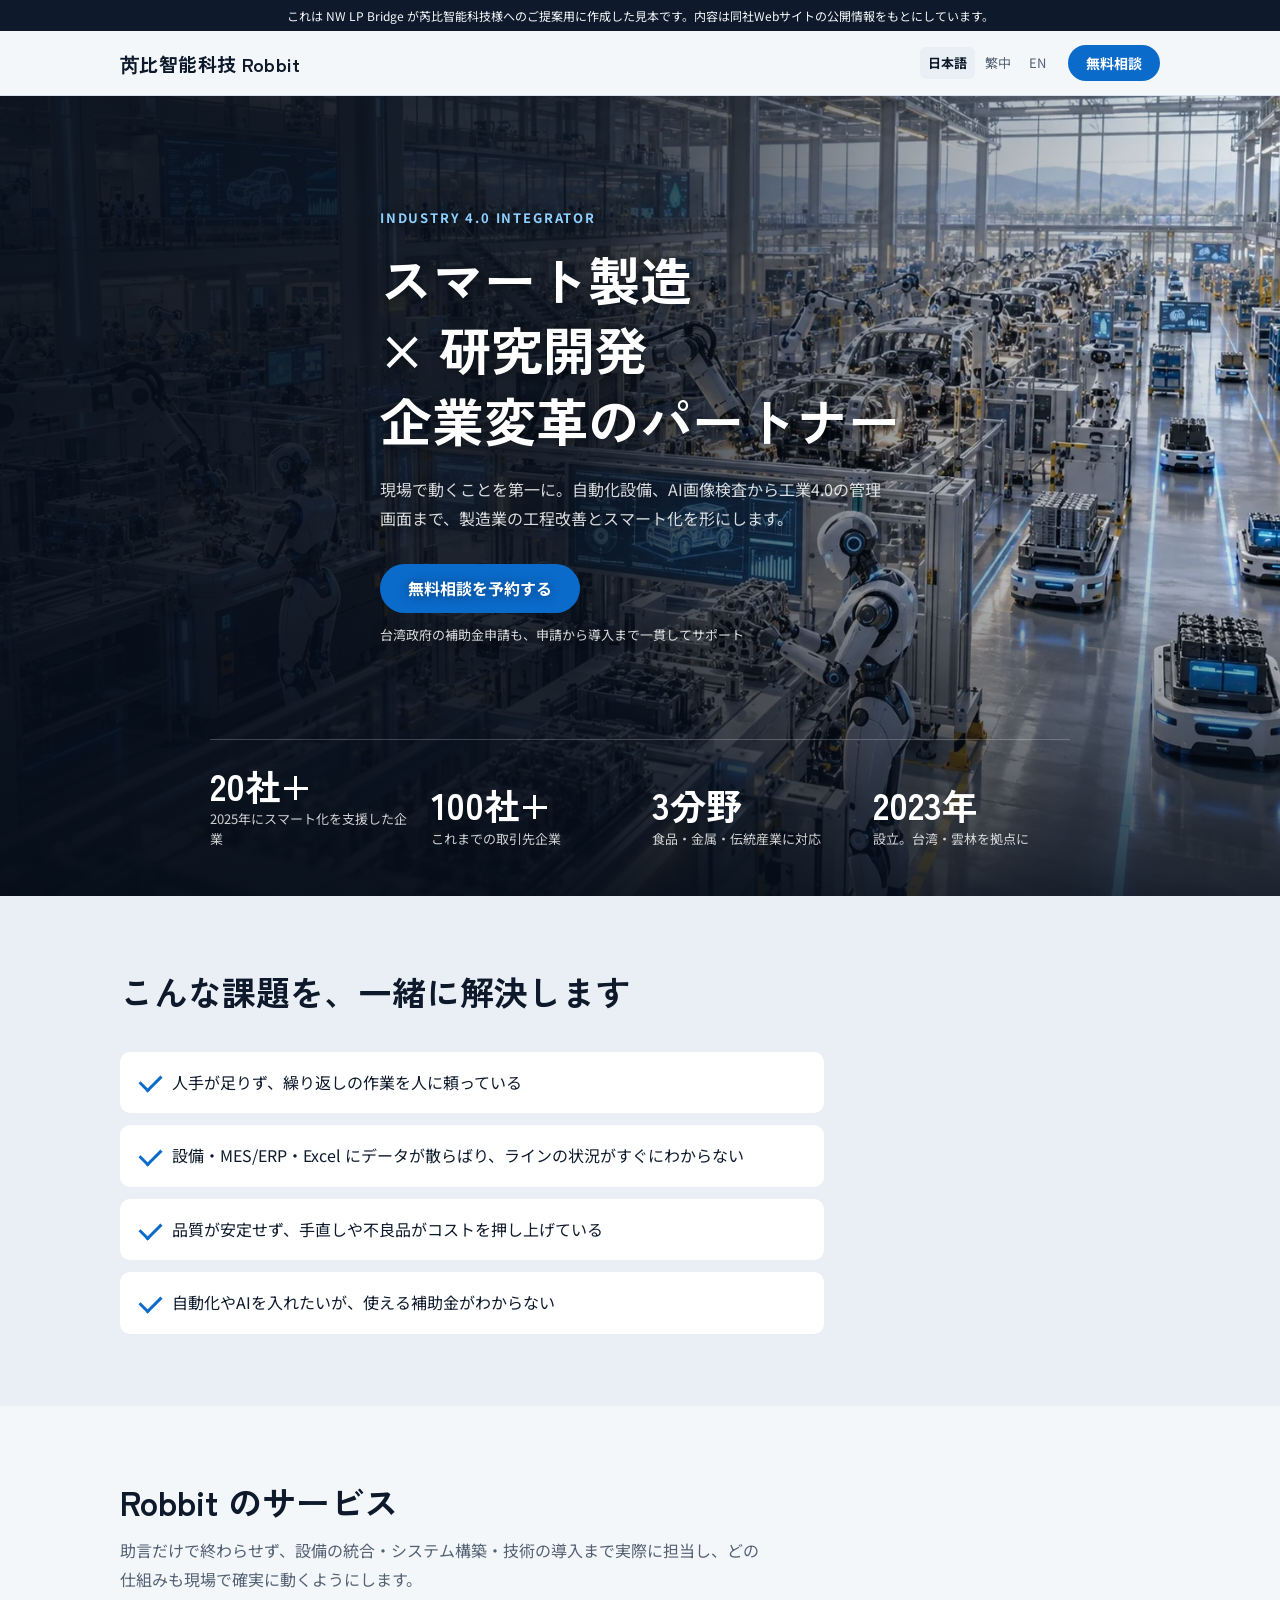
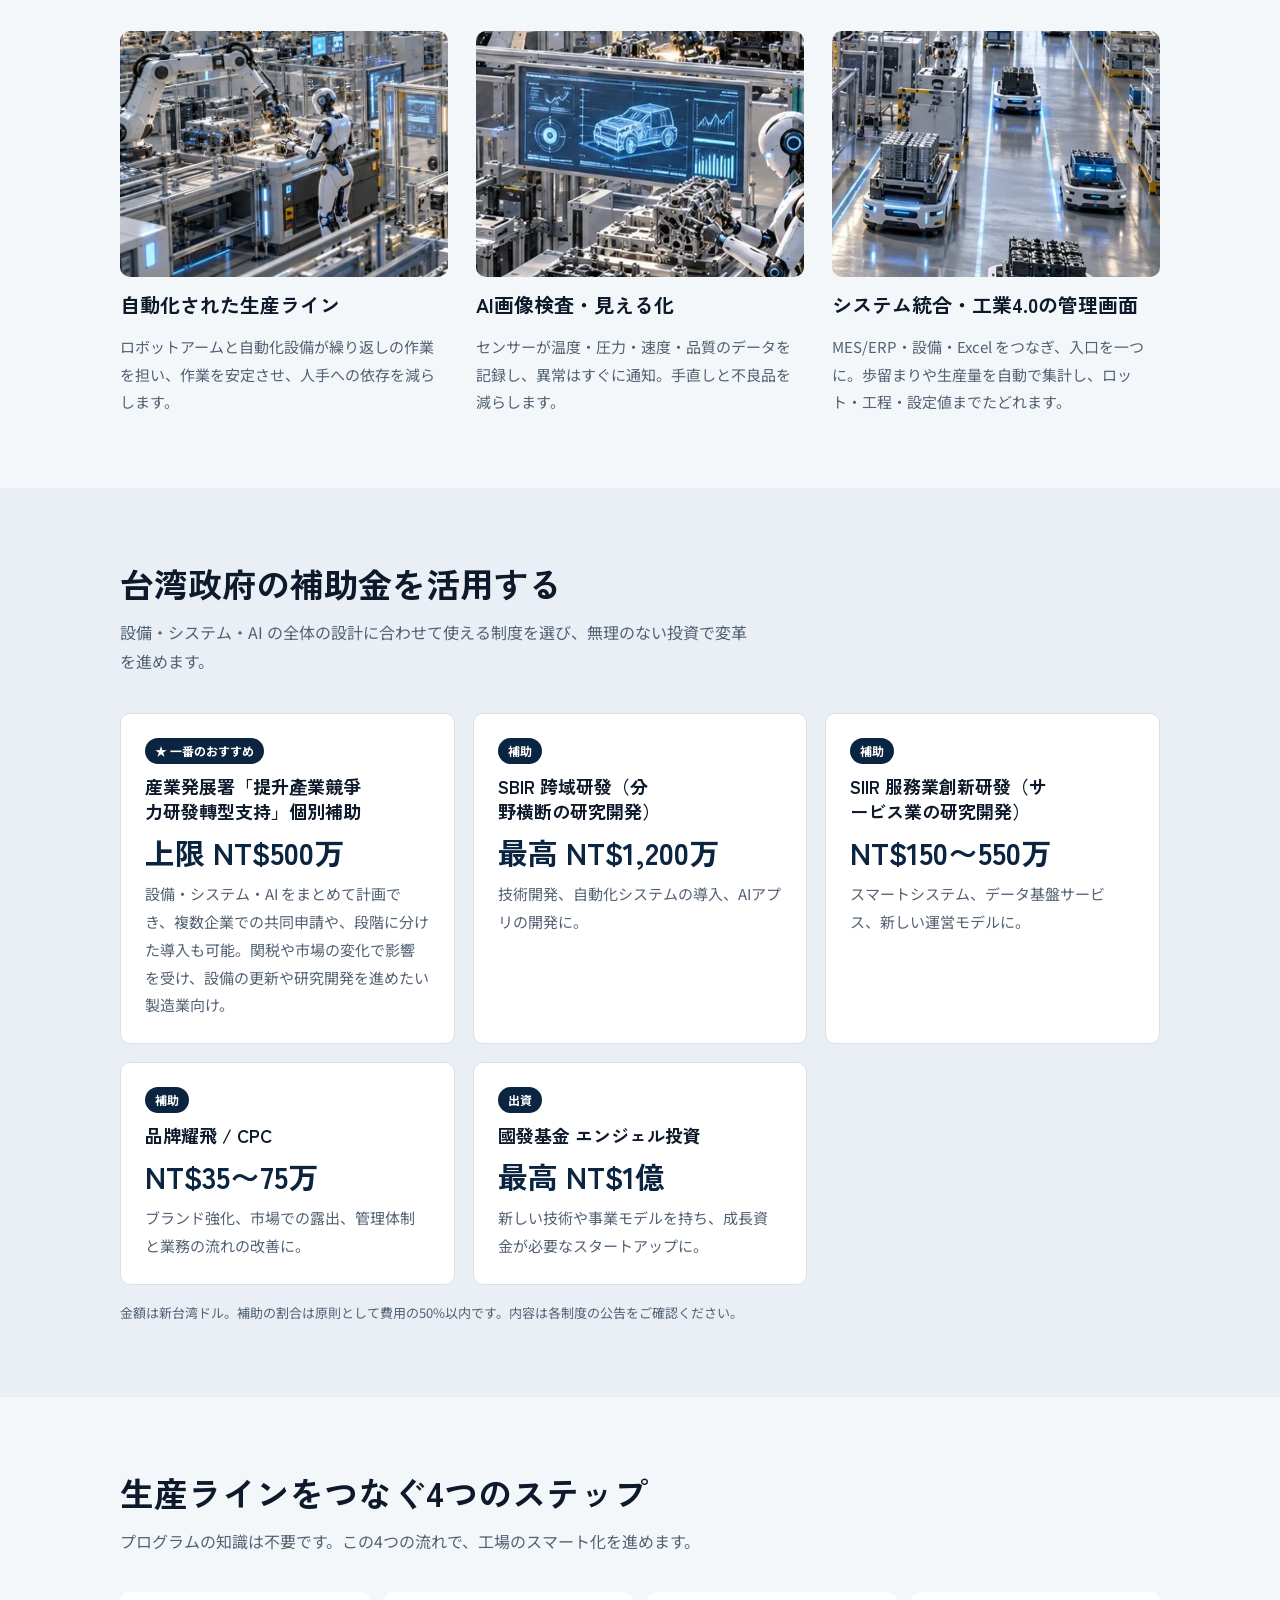
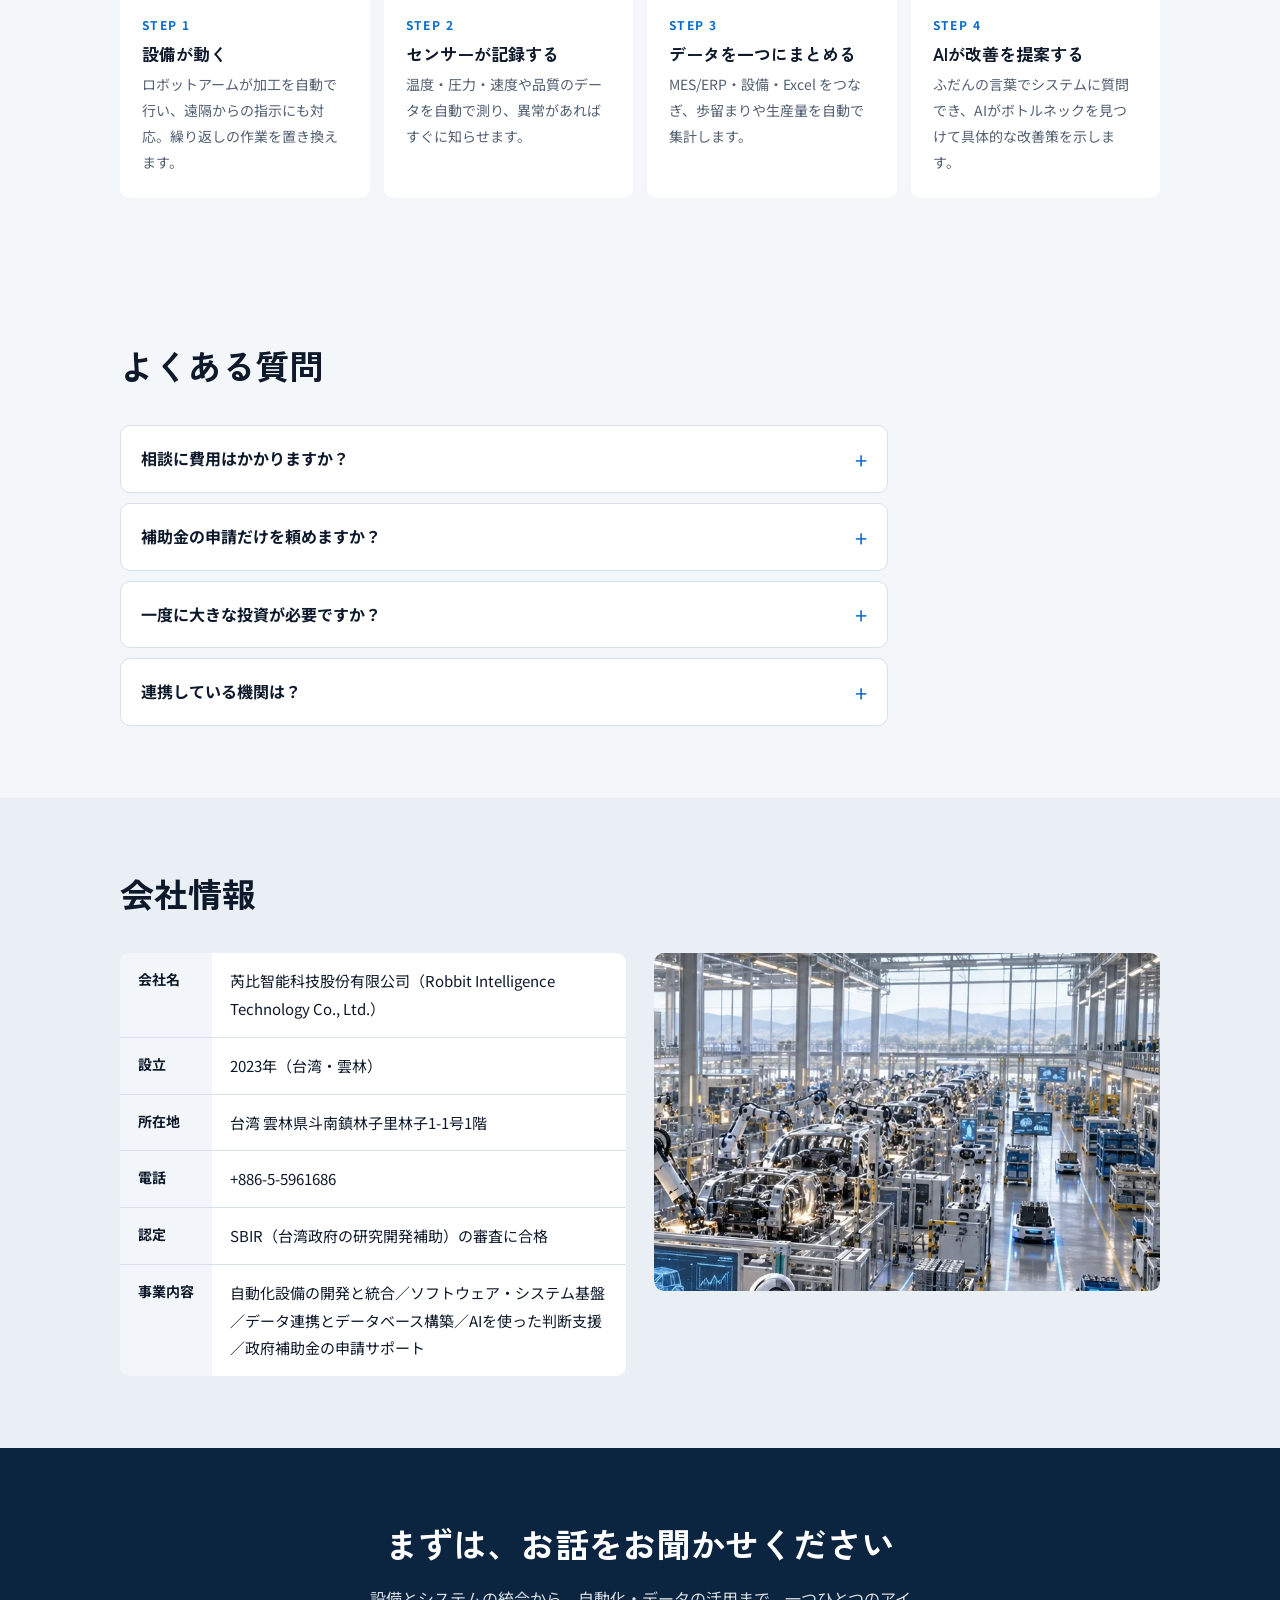
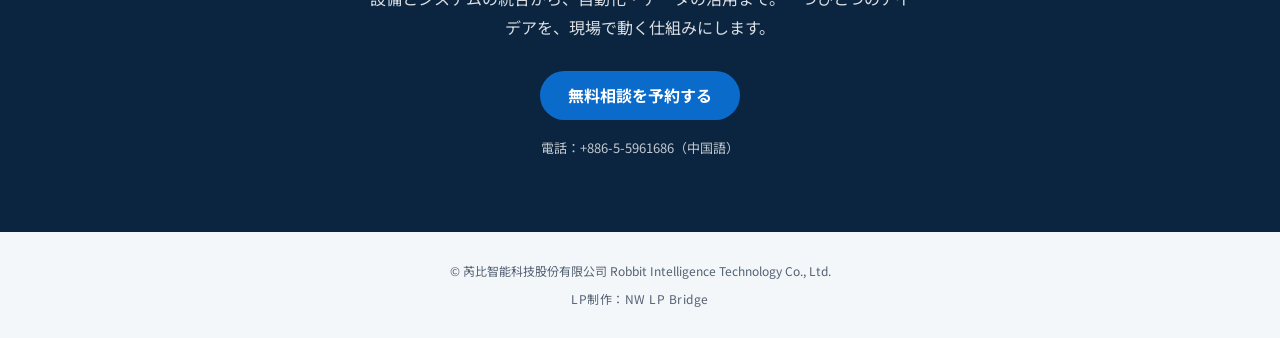
<file: index.html>
<!doctype html>
<html lang="ja">
<head>
<meta charset="utf-8">
<meta name="viewport" content="width=device-width,initial-scale=1,viewport-fit=cover">
<title>芮比智能科技（Robbit）｜スマート製造 × 研究開発 企業変革のパートナー</title>
<meta name="description" content="台湾・雲林の Robbit は、自動化設備・AI画像検査・データ統合で製造業の工程改善とスマート化を支援。台湾政府の補助金申請もサポートします。">
<meta property="og:title" content="芮比智能科技（Robbit）｜スマート製造 × 研究開発 企業変革のパートナー">
<meta property="og:description" content="台湾・雲林の Robbit は、自動化設備・AI画像検査・データ統合で製造業の工程改善とスマート化を支援。台湾政府の補助金申請もサポートします。">
<meta property="og:type" content="website">
<meta name="robots" content="noindex">
<link rel="preconnect" href="https://fonts.googleapis.com">
<link rel="preconnect" href="https://fonts.gstatic.com" crossorigin>
<link rel="stylesheet" href="https://fonts.googleapis.com/css2?family=Zen+Kaku+Gothic+New:wght@500;700&amp;family=Noto+Sans+JP:wght@400;700&amp;display=swap">
<link rel="stylesheet" href="style.css">
<style>
:root{
  --bg:#F4F7FA;--surface:#FFFFFF;--band:#E9EFF5;--text:#0E1A2B;--muted:#536173;
  --line:#D8E0E9;--brand:#0B2540;--brand-ink:#FFFFFF;--accent:#0B6BCB;
  --display:"Zen Kaku Gothic New","Hiragino Sans","Yu Gothic",system-ui,sans-serif;--body:"Noto Sans JP","Hiragino Sans","Yu Gothic",system-ui,sans-serif;
}
</style>
</head>
<body>
<div class="notice">これは NW LP Bridge が芮比智能科技様へのご提案用に作成した見本です。内容は同社Webサイトの公開情報をもとにしています。</div>
<header class="hd"><div class="wrap">
  <a class="logo" href="#top">芮比智能科技 Robbit</a>
  <div class="hd-r"><nav class="langs" aria-label="Language"><a href="index.html" data-lang="ja" hreflang="ja" lang="ja" aria-current="true">日本語</a><a href="zh-tw/index.html" data-lang="zh-tw" hreflang="zh-Hant-TW" lang="zh-Hant-TW">繁中</a><a href="en/index.html" data-lang="en" hreflang="en" lang="en">EN</a></nav>
  <a class="btn sm" href="#">無料相談</a></div>
</div></header>
<main id="top">
<section class="hero cover">
  <img class="pic" src="images/hero.webp" alt="スマート工場：ロボットアームとロボットが生産ラインで作業し、画面に生産データが表示されている" loading="eager" style="aspect-ratio:auto">
  <div class="wrap"><div class="hero-txt">
    <p class="eyebrow">INDUSTRY 4.0 INTEGRATOR</p>
    <h1>スマート製造<br>× 研究開発<br>企業変革のパートナー</h1>
    <p class="lead">現場で動くことを第一に。自動化設備、AI画像検査から工業4.0の管理画面まで、製造業の工程改善とスマート化を形にします。</p>
    <div class="act"><a class="btn" href="#">無料相談を予約する</a><p class="note">台湾政府の補助金申請も、申請から導入まで一貫してサポート</p></div>
  </div><dl class="stats"><div><dt>2025年にスマート化を支援した企業</dt><dd>20社+</dd></div><div><dt>これまでの取引先企業</dt><dd>100社+</dd></div><div><dt>食品・金属・伝統産業に対応</dt><dd>3分野</dd></div><div><dt>設立。台湾・雲林を拠点に</dt><dd>2023年</dd></div></dl></div>
</section>
<section class="sec band"><div class="wrap"><div class="sec-hd"><h2>こんな課題を、一緒に解決します</h2></div><ul class="checks"><li>人手が足りず、繰り返しの作業を人に頼っている</li><li>設備・MES/ERP・Excel にデータが散らばり、ラインの状況がすぐにわからない</li><li>品質が安定せず、手直しや不良品がコストを押し上げている</li><li>自動化やAIを入れたいが、使える補助金がわからない</li></ul></div></section>
<section class="sec"><div class="wrap"><div class="sec-hd"><h2>Robbit のサービス</h2><p>助言だけで終わらせず、設備の統合・システム構築・技術の導入まで実際に担当し、どの仕組みも現場で確実に動くようにします。</p></div><div class="feats"><div class="feat"><img class="pic" src="images/feature1.webp" alt="ロボットアームとロボットが生産ラインで部品を加工している" loading="lazy" style="aspect-ratio:4/3"><h3>自動化された生産ライン</h3><p>ロボットアームと自動化設備が繰り返しの作業を担い、作業を安定させ、人手への依存を減らします。</p></div><div class="feat"><img class="pic" src="images/feature2.webp" alt="ライン横の画面に製品の設計図とデータが表示されている" loading="lazy" style="aspect-ratio:4/3"><h3>AI画像検査・見える化</h3><p>センサーが温度・圧力・速度・品質のデータを記録し、異常はすぐに通知。手直しと不良品を減らします。</p></div><div class="feat"><img class="pic" src="images/feature3.webp" alt="自動搬送車が工場内で部品を運んでいる" loading="lazy" style="aspect-ratio:4/3"><h3>システム統合・工業4.0の管理画面</h3><p>MES/ERP・設備・Excel をつなぎ、入口を一つに。歩留まりや生産量を自動で集計し、ロット・工程・設定値までたどれます。</p></div></div></div></section>
<section class="sec band"><div class="wrap"><div class="sec-hd"><h2>台湾政府の補助金を活用する</h2><p>設備・システム・AI の全体の設計に合わせて使える制度を選び、無理のない投資で変革を進めます。</p></div><div class="menu"><article class="item"><span class="tag">★ 一番のおすすめ</span><h3>産業発展署「提升產業競爭力研發轉型支持」個別補助</h3><div class="price">上限 NT$500万</div><p>設備・システム・AI をまとめて計画でき、複数企業での共同申請や、段階に分けた導入も可能。関税や市場の変化で影響を受け、設備の更新や研究開発を進めたい製造業向け。</p></article><article class="item"><span class="tag">補助</span><h3>SBIR 跨域研發（分野横断の研究開発）</h3><div class="price">最高 NT$1,200万</div><p>技術開発、自動化システムの導入、AIアプリの開発に。</p></article><article class="item"><span class="tag">補助</span><h3>SIIR 服務業創新研發（サービス業の研究開発）</h3><div class="price">NT$150〜550万</div><p>スマートシステム、データ基盤サービス、新しい運営モデルに。</p></article><article class="item"><span class="tag">補助</span><h3>品牌耀飛 / CPC</h3><div class="price">NT$35〜75万</div><p>ブランド強化、市場での露出、管理体制と業務の流れの改善に。</p></article><article class="item"><span class="tag">出資</span><h3>國發基金 エンジェル投資</h3><div class="price">最高 NT$1億</div><p>新しい技術や事業モデルを持ち、成長資金が必要なスタートアップに。</p></article></div><p class="menu-note">金額は新台湾ドル。補助の割合は原則として費用の50%以内です。内容は各制度の公告をご確認ください。</p></div></section>
<section class="sec"><div class="wrap"><div class="sec-hd"><h2>生産ラインをつなぐ4つのステップ</h2><p>プログラムの知識は不要です。この4つの流れで、工場のスマート化を進めます。</p></div><ol class="flow" style="--steps:4"><li><h3>設備が動く</h3><p>ロボットアームが加工を自動で行い、遠隔からの指示にも対応。繰り返しの作業を置き換えます。</p></li><li><h3>センサーが記録する</h3><p>温度・圧力・速度や品質のデータを自動で測り、異常があればすぐに知らせます。</p></li><li><h3>データを一つにまとめる</h3><p>MES/ERP・設備・Excel をつなぎ、歩留まりや生産量を自動で集計します。</p></li><li><h3>AIが改善を提案する</h3><p>ふだんの言葉でシステムに質問でき、AIがボトルネックを見つけて具体的な改善策を示します。</p></li></ol></div></section>
<section class="sec"><div class="wrap"><div class="sec-hd"><h2>よくある質問</h2></div><div class="faq"><details><summary>相談に費用はかかりますか？</summary><p>初回の相談は無料です。申請できる補助金額の試算も無料で行います。</p></details><details><summary>補助金の申請だけを頼めますか？</summary><p>申請から技術の導入まで一貫してサポートしています。まずは補助金の計画からご相談いただくこともできます。</p></details><details><summary>一度に大きな投資が必要ですか？</summary><p>必要ありません。組み合わせ式の設計なので、会社の成長に合わせて段階的に広げられます。</p></details><details><summary>連携している機関は？</summary><p>工業技術研究院（ITRI）・資訊工業策進会（III）・金属工業研究発展センター・国立陽明交通大学・国立虎尾科技大学などと連携しています。</p></details></div></div></section>
<section class="sec band"><div class="wrap"><div class="sec-hd"><h2>会社情報</h2></div><div class="info"><dl><dt>会社名</dt><dd>芮比智能科技股份有限公司（Robbit Intelligence Technology Co., Ltd.）</dd><dt>設立</dt><dd>2023年（台湾・雲林）</dd><dt>所在地</dt><dd>台湾 雲林県斗南鎮林子里林子1-1号1階</dd><dt>電話</dt><dd>+886-5-5961686</dd><dt>認定</dt><dd>SBIR（台湾政府の研究開発補助）の審査に合格</dd><dt>事業内容</dt><dd>自動化設備の開発と統合／ソフトウェア・システム基盤／データ連携とデータベース構築／AIを使った判断支援／政府補助金の申請サポート</dd></dl><img class="pic" src="images/info.webp" alt="スマート工場の全景。2階に監視室がある" loading="lazy" style="aspect-ratio:3/2"></div></div></section>
<section class="final"><div class="wrap">
  <h2>まずは、お話をお聞かせください</h2><p>設備とシステムの統合から、自動化・データの活用まで。一つひとつのアイデアを、現場で動く仕組みにします。</p>
  <a class="btn" href="#">無料相談を予約する</a><p class="sub">電話：+886-5-5961686（中国語）</p>
</div></section>
</main>
<footer class="ft">© 芮比智能科技股份有限公司 Robbit Intelligence Technology Co., Ltd.<br><span class="credit">LP制作：NW LP Bridge</span></footer>
<div class="dock"><a class="btn" href="#">無料相談</a></div>
</body>
</html>
</file>
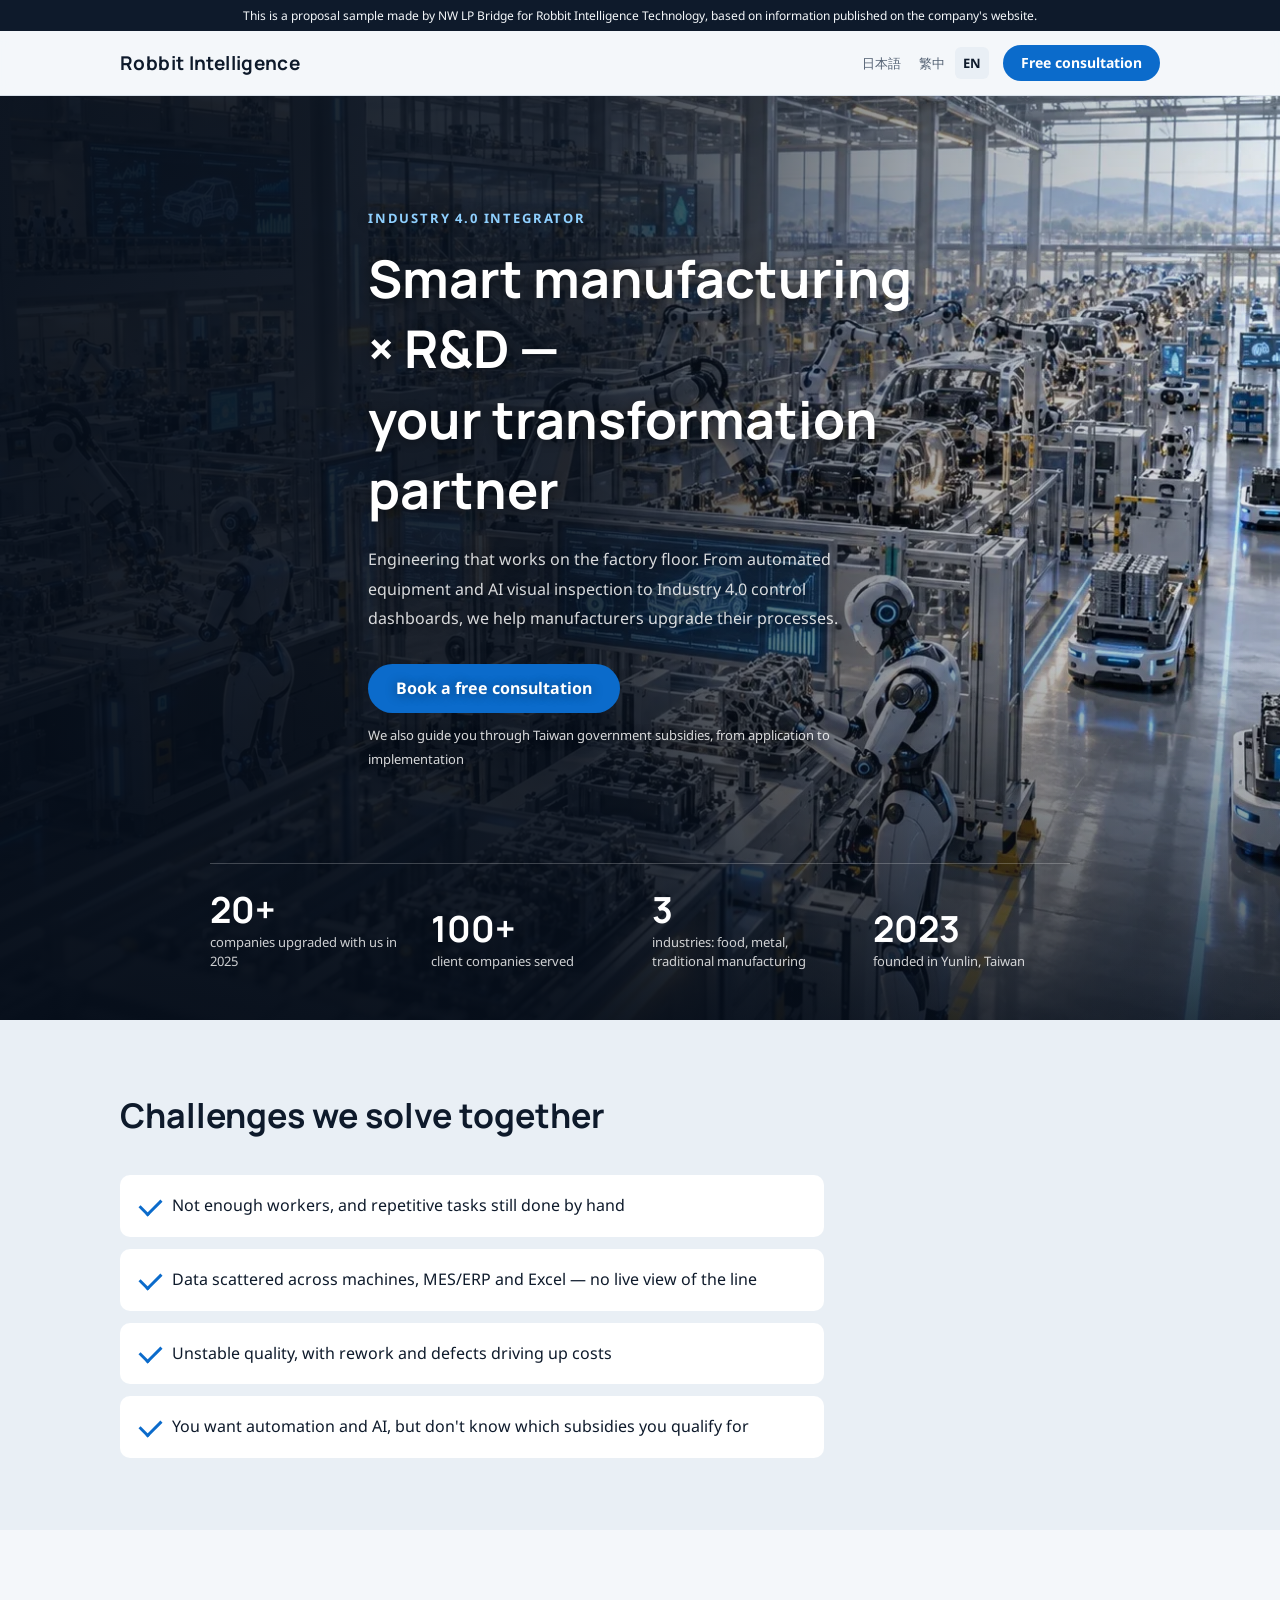
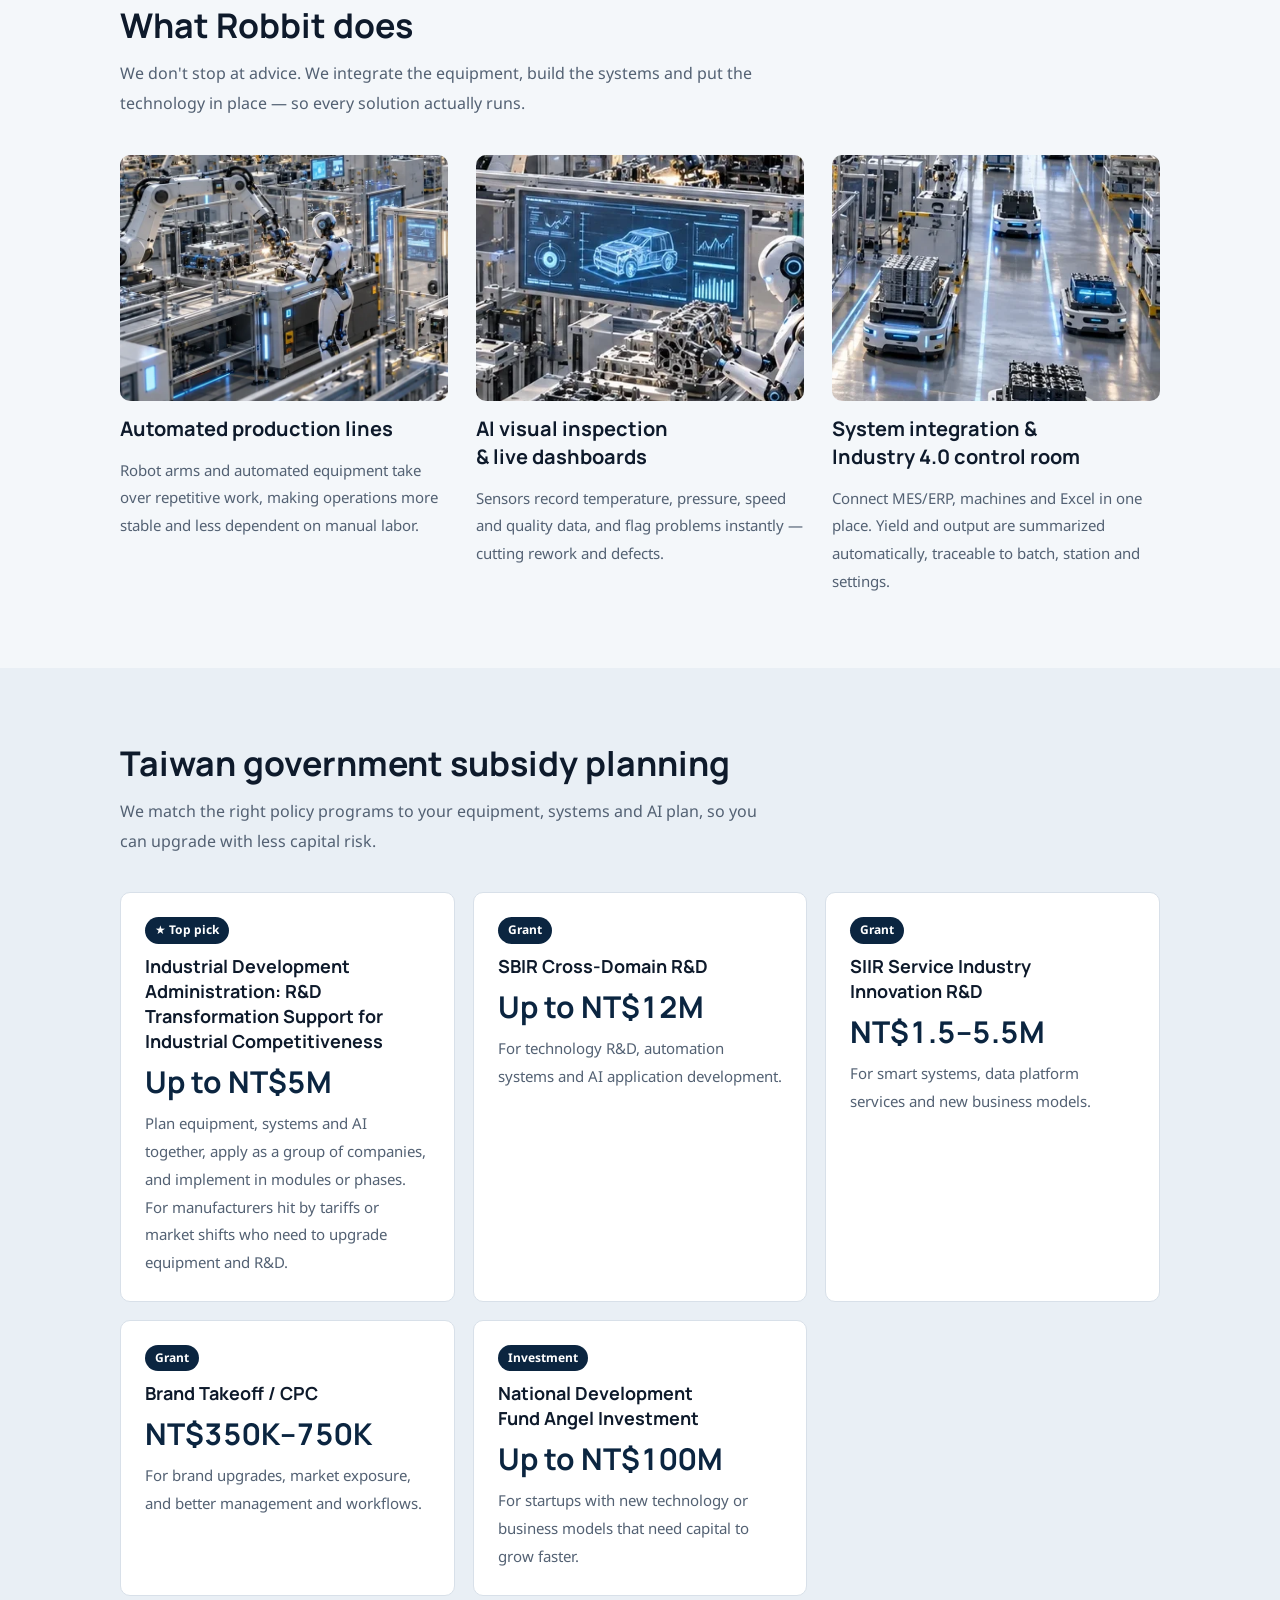
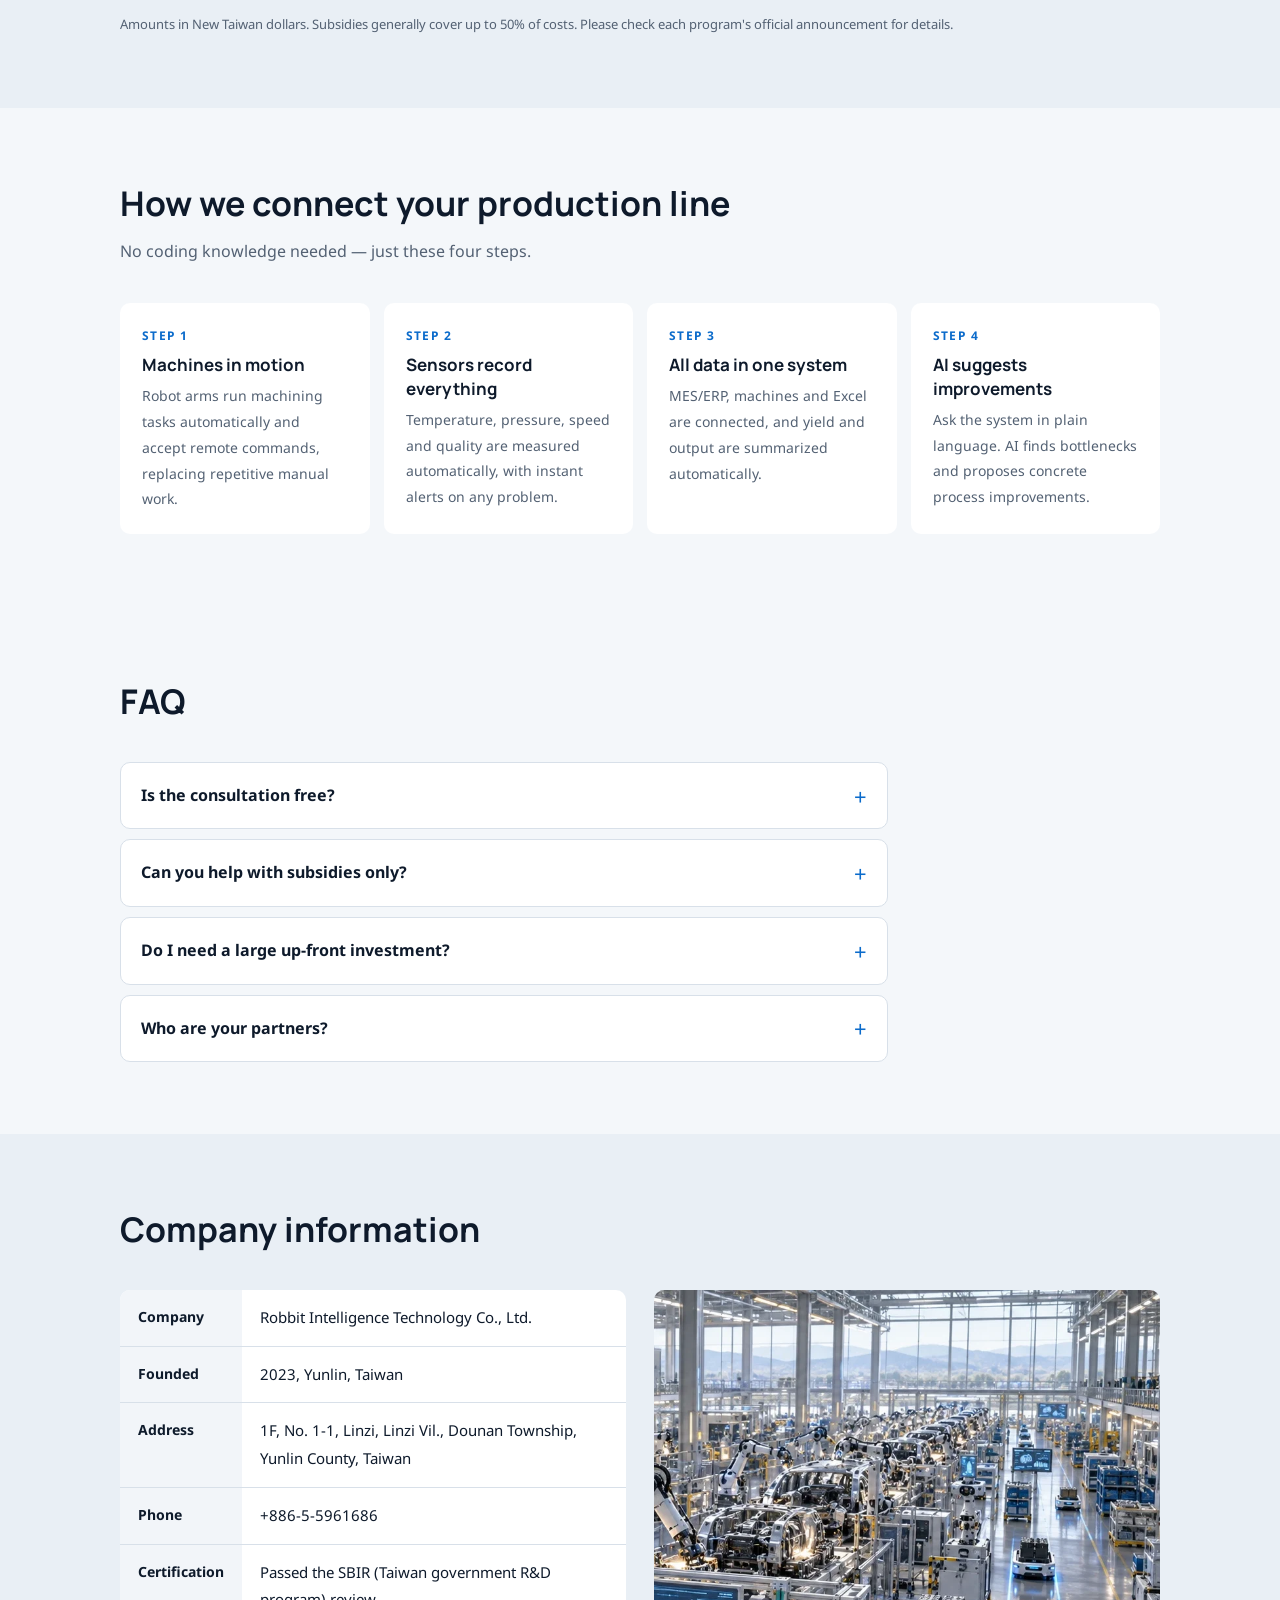
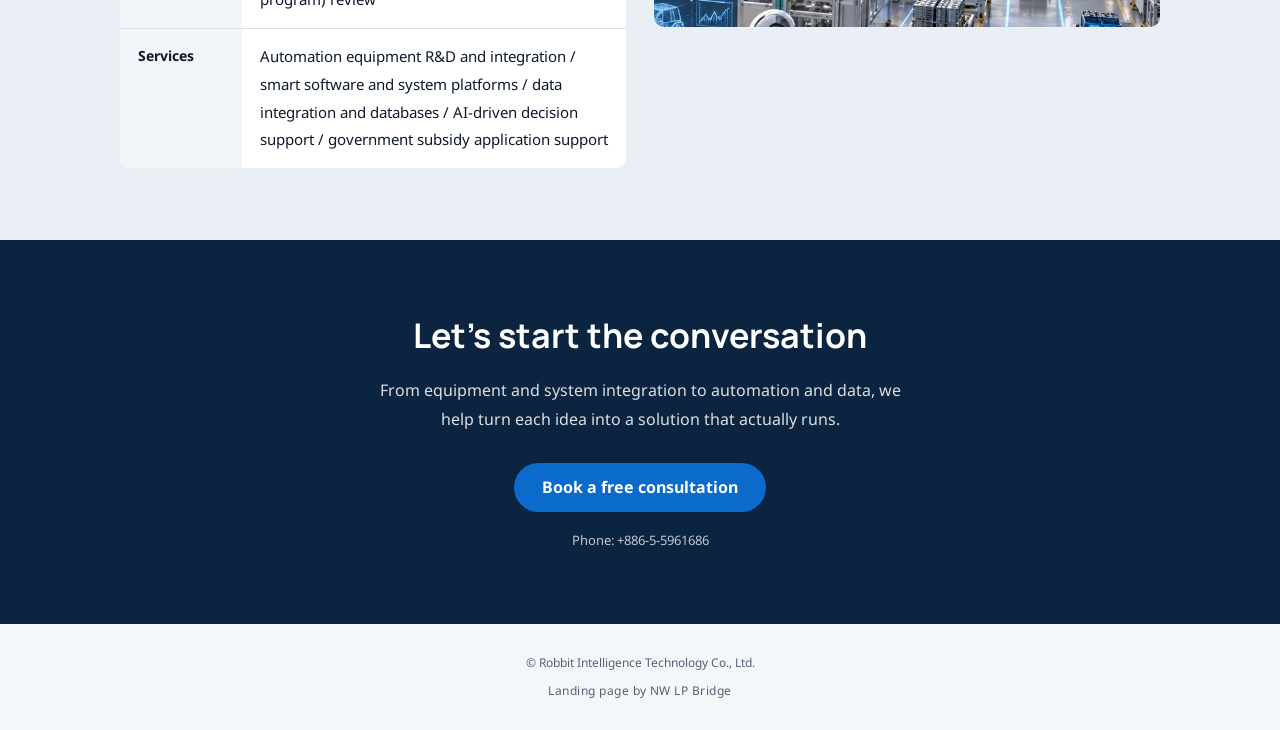
<file: en/index.html>
<!doctype html>
<html lang="en">
<head>
<meta charset="utf-8">
<meta name="viewport" content="width=device-width,initial-scale=1,viewport-fit=cover">
<title>Robbit Intelligence Technology | Smart Manufacturing × R&amp;D Transformation</title>
<meta name="description" content="Robbit, based in Yunlin, Taiwan, helps manufacturers upgrade processes with automation, AI visual inspection and data integration — and supports Taiwan government subsidy applications.">
<meta property="og:title" content="Robbit Intelligence Technology | Smart Manufacturing × R&amp;D Transformation">
<meta property="og:description" content="Robbit, based in Yunlin, Taiwan, helps manufacturers upgrade processes with automation, AI visual inspection and data integration — and supports Taiwan government subsidy applications.">
<meta property="og:type" content="website">
<meta name="robots" content="noindex">
<link rel="preconnect" href="https://fonts.googleapis.com">
<link rel="preconnect" href="https://fonts.gstatic.com" crossorigin>
<link rel="stylesheet" href="https://fonts.googleapis.com/css2?family=Manrope:wght@500;700&amp;family=Noto+Sans:wght@400;700&amp;display=swap">
<link rel="stylesheet" href="../style.css">
<style>
:root{
  --bg:#F4F7FA;--surface:#FFFFFF;--band:#E9EFF5;--text:#0E1A2B;--muted:#536173;
  --line:#D8E0E9;--brand:#0B2540;--brand-ink:#FFFFFF;--accent:#0B6BCB;
  --display:"Manrope",system-ui,sans-serif;--body:"Noto Sans",system-ui,sans-serif;
}
</style>
</head>
<body>
<div class="notice">This is a proposal sample made by NW LP Bridge for Robbit Intelligence Technology, based on information published on the company&#x27;s website.</div>
<header class="hd"><div class="wrap">
  <a class="logo" href="#top">Robbit Intelligence</a>
  <div class="hd-r"><nav class="langs" aria-label="Language"><a href="../index.html" data-lang="ja" hreflang="ja" lang="ja">日本語</a><a href="../zh-tw/index.html" data-lang="zh-tw" hreflang="zh-Hant-TW" lang="zh-Hant-TW">繁中</a><a href="../en/index.html" data-lang="en" hreflang="en" lang="en" aria-current="true">EN</a></nav>
  <a class="btn sm" href="#">Free consultation</a></div>
</div></header>
<main id="top">
<section class="hero cover">
  <img class="pic" src="../images/hero.webp" alt="Smart factory: robot arms and robots working on a production line, with live data on screens" loading="eager" style="aspect-ratio:auto">
  <div class="wrap"><div class="hero-txt">
    <p class="eyebrow">INDUSTRY 4.0 INTEGRATOR</p>
    <h1>Smart manufacturing × R&amp;D —<br>your transformation partner</h1>
    <p class="lead">Engineering that works on the factory floor. From automated equipment and AI visual inspection to Industry 4.0 control dashboards, we help manufacturers upgrade their processes.</p>
    <div class="act"><a class="btn" href="#">Book a free consultation</a><p class="note">We also guide you through Taiwan government subsidies, from application to implementation</p></div>
  </div><dl class="stats"><div><dt>companies upgraded with us in 2025</dt><dd>20+</dd></div><div><dt>client companies served</dt><dd>100+</dd></div><div><dt>industries: food, metal, traditional manufacturing</dt><dd>3</dd></div><div><dt>founded in Yunlin, Taiwan</dt><dd>2023</dd></div></dl></div>
</section>
<section class="sec band"><div class="wrap"><div class="sec-hd"><h2>Challenges we solve together</h2></div><ul class="checks"><li>Not enough workers, and repetitive tasks still done by hand</li><li>Data scattered across machines, MES/ERP and Excel — no live view of the line</li><li>Unstable quality, with rework and defects driving up costs</li><li>You want automation and AI, but don&#x27;t know which subsidies you qualify for</li></ul></div></section>
<section class="sec"><div class="wrap"><div class="sec-hd"><h2>What Robbit does</h2><p>We don&#x27;t stop at advice. We integrate the equipment, build the systems and put the technology in place — so every solution actually runs.</p></div><div class="feats"><div class="feat"><img class="pic" src="../images/feature1.webp" alt="Robot arms and a robot machining parts on a production line" loading="lazy" style="aspect-ratio:4/3"><h3>Automated production lines</h3><p>Robot arms and automated equipment take over repetitive work, making operations more stable and less dependent on manual labor.</p></div><div class="feat"><img class="pic" src="../images/feature2.webp" alt="A screen next to the line showing a product drawing and data" loading="lazy" style="aspect-ratio:4/3"><h3>AI visual inspection &amp; live dashboards</h3><p>Sensors record temperature, pressure, speed and quality data, and flag problems instantly — cutting rework and defects.</p></div><div class="feat"><img class="pic" src="../images/feature3.webp" alt="Automated guided vehicles carrying parts through the factory" loading="lazy" style="aspect-ratio:4/3"><h3>System integration &amp; Industry 4.0 control room</h3><p>Connect MES/ERP, machines and Excel in one place. Yield and output are summarized automatically, traceable to batch, station and settings.</p></div></div></div></section>
<section class="sec band"><div class="wrap"><div class="sec-hd"><h2>Taiwan government subsidy planning</h2><p>We match the right policy programs to your equipment, systems and AI plan, so you can upgrade with less capital risk.</p></div><div class="menu"><article class="item"><span class="tag">★ Top pick</span><h3>Industrial Development Administration: R&amp;D Transformation Support for Industrial Competitiveness</h3><div class="price">Up to NT$5M</div><p>Plan equipment, systems and AI together, apply as a group of companies, and implement in modules or phases. For manufacturers hit by tariffs or market shifts who need to upgrade equipment and R&amp;D.</p></article><article class="item"><span class="tag">Grant</span><h3>SBIR Cross-Domain R&amp;D</h3><div class="price">Up to NT$12M</div><p>For technology R&amp;D, automation systems and AI application development.</p></article><article class="item"><span class="tag">Grant</span><h3>SIIR Service Industry Innovation R&amp;D</h3><div class="price">NT$1.5–5.5M</div><p>For smart systems, data platform services and new business models.</p></article><article class="item"><span class="tag">Grant</span><h3>Brand Takeoff / CPC</h3><div class="price">NT$350K–750K</div><p>For brand upgrades, market exposure, and better management and workflows.</p></article><article class="item"><span class="tag">Investment</span><h3>National Development Fund Angel Investment</h3><div class="price">Up to NT$100M</div><p>For startups with new technology or business models that need capital to grow faster.</p></article></div><p class="menu-note">Amounts in New Taiwan dollars. Subsidies generally cover up to 50% of costs. Please check each program&#x27;s official announcement for details.</p></div></section>
<section class="sec"><div class="wrap"><div class="sec-hd"><h2>How we connect your production line</h2><p>No coding knowledge needed — just these four steps.</p></div><ol class="flow" style="--steps:4"><li><h3>Machines in motion</h3><p>Robot arms run machining tasks automatically and accept remote commands, replacing repetitive manual work.</p></li><li><h3>Sensors record everything</h3><p>Temperature, pressure, speed and quality are measured automatically, with instant alerts on any problem.</p></li><li><h3>All data in one system</h3><p>MES/ERP, machines and Excel are connected, and yield and output are summarized automatically.</p></li><li><h3>AI suggests improvements</h3><p>Ask the system in plain language. AI finds bottlenecks and proposes concrete process improvements.</p></li></ol></div></section>
<section class="sec"><div class="wrap"><div class="sec-hd"><h2>FAQ</h2></div><div class="faq"><details><summary>Is the consultation free?</summary><p>Yes, the first consultation is free. We can also estimate how much subsidy you may receive, at no cost.</p></details><details><summary>Can you help with subsidies only?</summary><p>We support you from application through to implementation, and you&#x27;re welcome to start with subsidy planning.</p></details><details><summary>Do I need a large up-front investment?</summary><p>No. Our modular design lets you upgrade step by step as your company grows.</p></details><details><summary>Who are your partners?</summary><p>We work with ITRI, the Institute for Information Industry (III), the Metal Industries Research &amp; Development Centre, National Yang Ming Chiao Tung University and National Formosa University.</p></details></div></div></section>
<section class="sec band"><div class="wrap"><div class="sec-hd"><h2>Company information</h2></div><div class="info"><dl><dt>Company</dt><dd>Robbit Intelligence Technology Co., Ltd.</dd><dt>Founded</dt><dd>2023, Yunlin, Taiwan</dd><dt>Address</dt><dd>1F, No. 1-1, Linzi, Linzi Vil., Dounan Township, Yunlin County, Taiwan</dd><dt>Phone</dt><dd>+886-5-5961686</dd><dt>Certification</dt><dd>Passed the SBIR (Taiwan government R&amp;D program) review</dd><dt>Services</dt><dd>Automation equipment R&amp;D and integration / smart software and system platforms / data integration and databases / AI-driven decision support / government subsidy application support</dd></dl><img class="pic" src="../images/info.webp" alt="Wide view of the smart factory with a control room on the upper floor" loading="lazy" style="aspect-ratio:3/2"></div></div></section>
<section class="final"><div class="wrap">
  <h2>Let&#x27;s start the conversation</h2><p>From equipment and system integration to automation and data, we help turn each idea into a solution that actually runs.</p>
  <a class="btn" href="#">Book a free consultation</a><p class="sub">Phone: +886-5-5961686</p>
</div></section>
</main>
<footer class="ft">© Robbit Intelligence Technology Co., Ltd.<br><span class="credit">Landing page by NW LP Bridge</span></footer>
<div class="dock"><a class="btn" href="#">Free consultation</a></div>
</body>
</html>
</file>
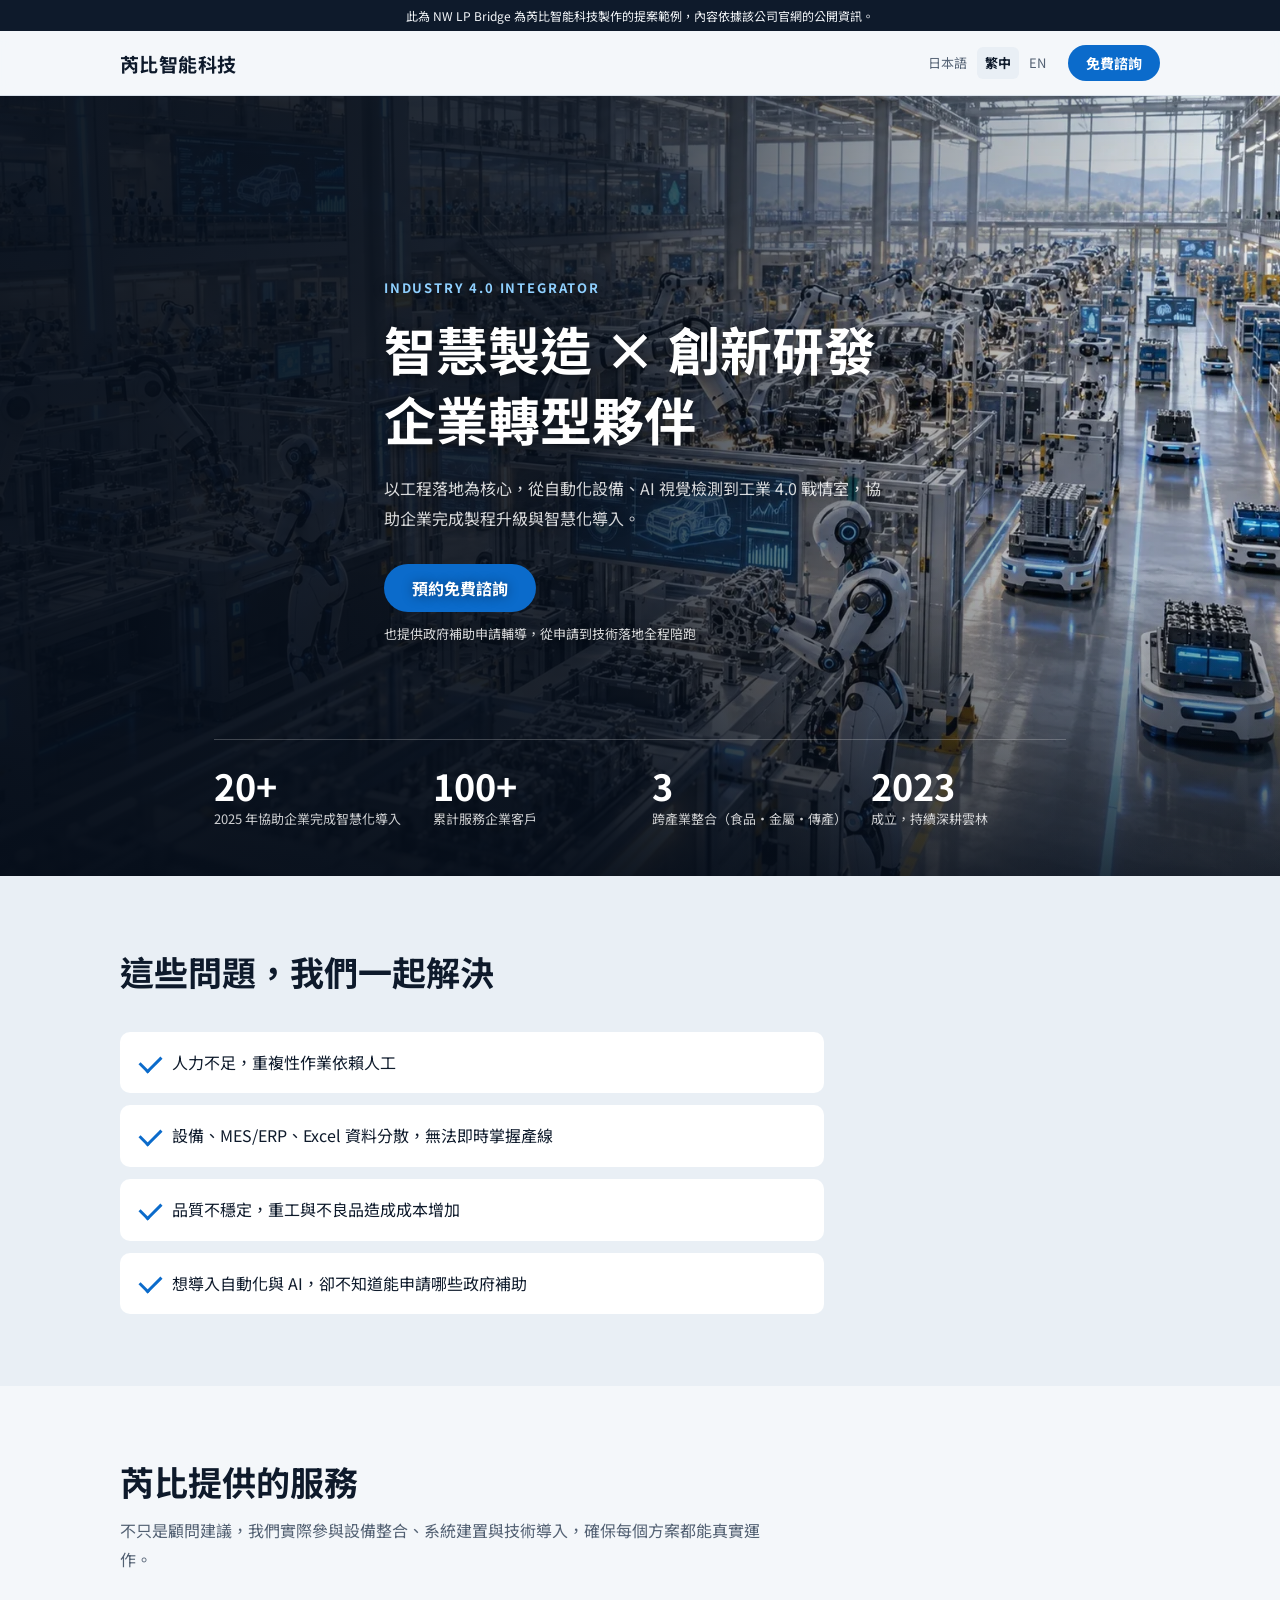
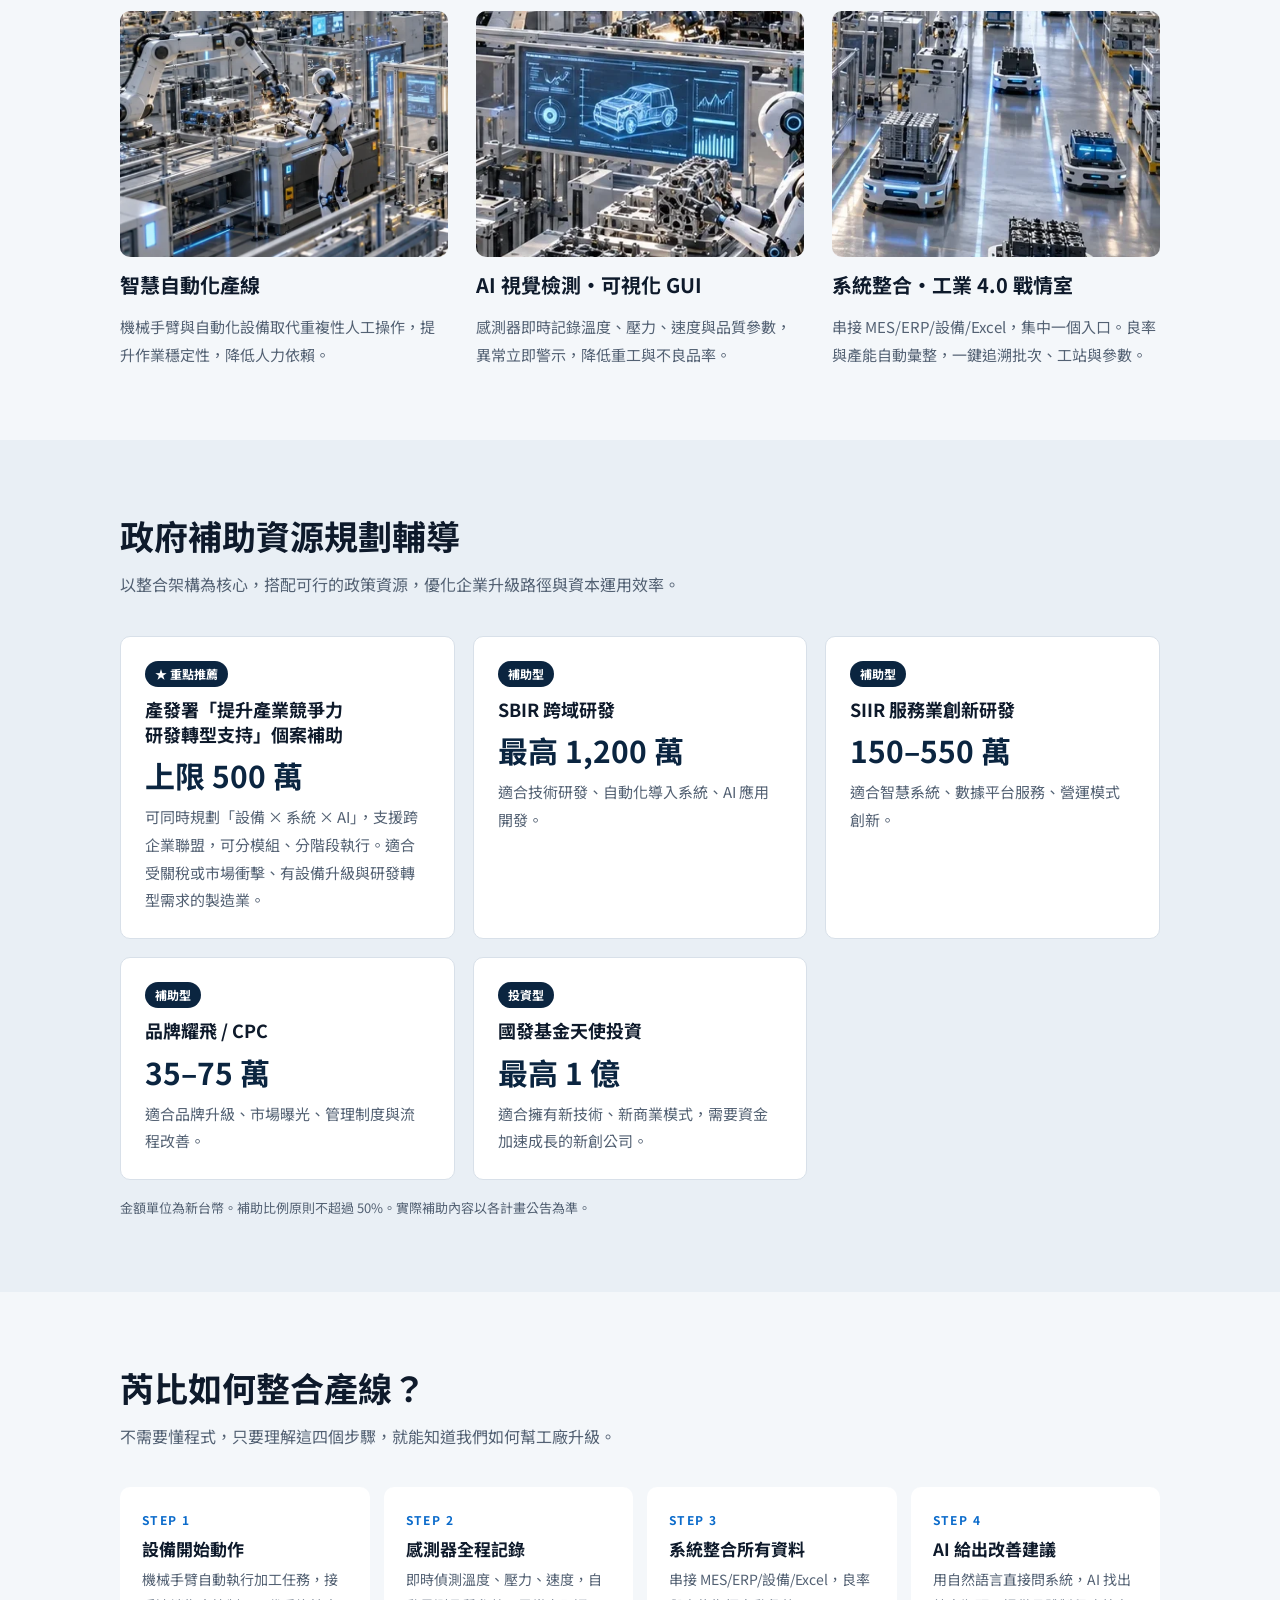
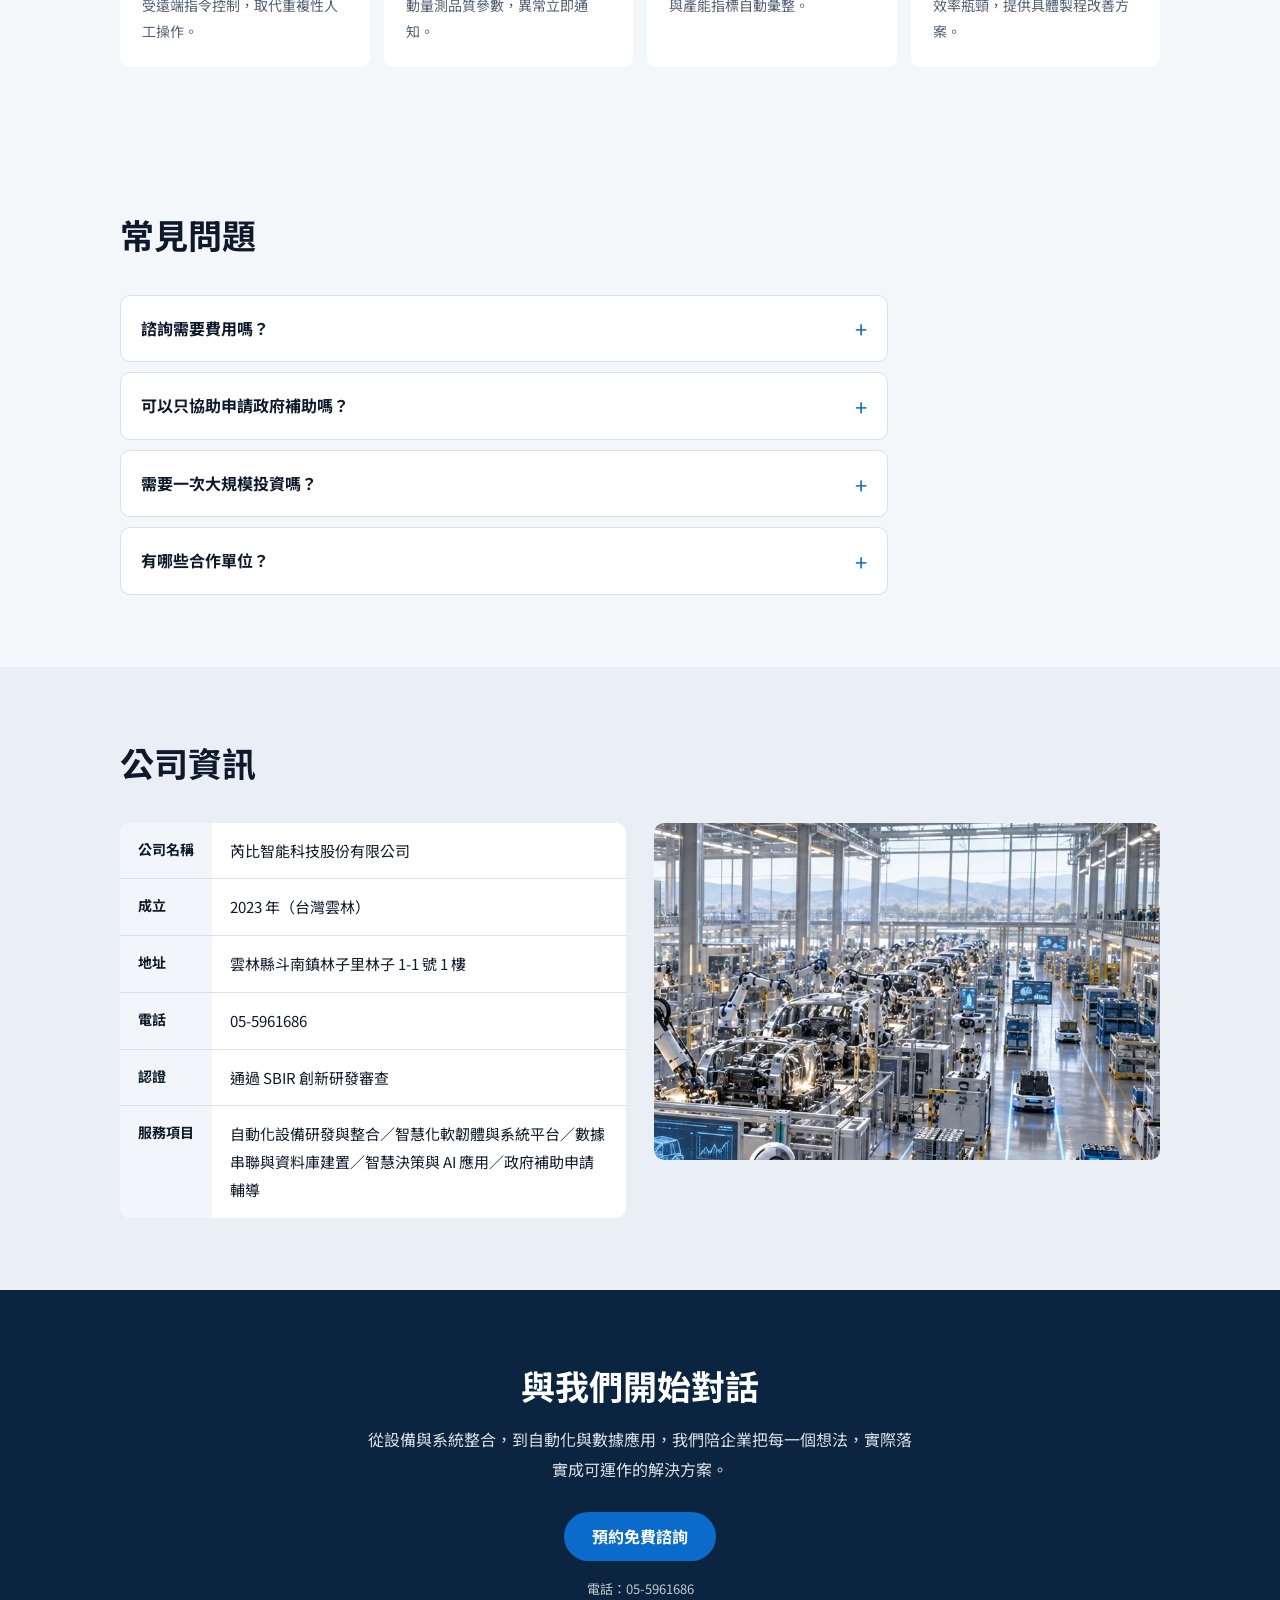
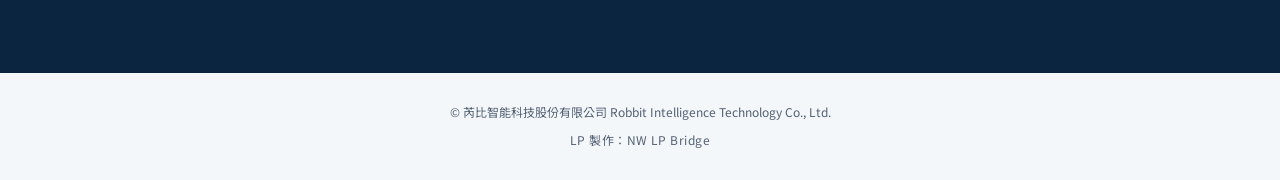
<file: zh-tw/index.html>
<!doctype html>
<html lang="zh-Hant-TW">
<head>
<meta charset="utf-8">
<meta name="viewport" content="width=device-width,initial-scale=1,viewport-fit=cover">
<title>芮比智能科技｜智慧製造 × 創新研發 企業轉型夥伴</title>
<meta name="description" content="以工程落地為核心，協助製造業完成製程升級、研發轉型與智慧化導入，並提供政府補助申請輔導。">
<meta property="og:title" content="芮比智能科技｜智慧製造 × 創新研發 企業轉型夥伴">
<meta property="og:description" content="以工程落地為核心，協助製造業完成製程升級、研發轉型與智慧化導入，並提供政府補助申請輔導。">
<meta property="og:type" content="website">
<meta name="robots" content="noindex">
<link rel="preconnect" href="https://fonts.googleapis.com">
<link rel="preconnect" href="https://fonts.gstatic.com" crossorigin>
<link rel="stylesheet" href="https://fonts.googleapis.com/css2?family=Noto+Sans+TC:wght@400;500;700&amp;display=swap">
<link rel="stylesheet" href="../style.css">
<style>
:root{
  --bg:#F4F7FA;--surface:#FFFFFF;--band:#E9EFF5;--text:#0E1A2B;--muted:#536173;
  --line:#D8E0E9;--brand:#0B2540;--brand-ink:#FFFFFF;--accent:#0B6BCB;
  --display:"Noto Sans TC","PingFang TC","Microsoft JhengHei",system-ui,sans-serif;--body:"Noto Sans TC","PingFang TC","Microsoft JhengHei",system-ui,sans-serif;
}
</style>
</head>
<body>
<div class="notice">此為 NW LP Bridge 為芮比智能科技製作的提案範例，內容依據該公司官網的公開資訊。</div>
<header class="hd"><div class="wrap">
  <a class="logo" href="#top">芮比智能科技</a>
  <div class="hd-r"><nav class="langs" aria-label="Language"><a href="../index.html" data-lang="ja" hreflang="ja" lang="ja">日本語</a><a href="../zh-tw/index.html" data-lang="zh-tw" hreflang="zh-Hant-TW" lang="zh-Hant-TW" aria-current="true">繁中</a><a href="../en/index.html" data-lang="en" hreflang="en" lang="en">EN</a></nav>
  <a class="btn sm" href="#">免費諮詢</a></div>
</div></header>
<main id="top">
<section class="hero cover">
  <img class="pic" src="../images/hero.webp" alt="智慧工廠：機械手臂與機器人在產線上作業，螢幕即時顯示生產數據" loading="eager" style="aspect-ratio:auto">
  <div class="wrap"><div class="hero-txt">
    <p class="eyebrow">INDUSTRY 4.0 INTEGRATOR</p>
    <h1>智慧製造 × 創新研發<br>企業轉型夥伴</h1>
    <p class="lead">以工程落地為核心，從自動化設備、AI 視覺檢測到工業 4.0 戰情室，協助企業完成製程升級與智慧化導入。</p>
    <div class="act"><a class="btn" href="#">預約免費諮詢</a><p class="note">也提供政府補助申請輔導，從申請到技術落地全程陪跑</p></div>
  </div><dl class="stats"><div><dt>2025 年協助企業完成智慧化導入</dt><dd>20+</dd></div><div><dt>累計服務企業客戶</dt><dd>100+</dd></div><div><dt>跨產業整合（食品・金屬・傳產）</dt><dd>3</dd></div><div><dt>成立，持續深耕雲林</dt><dd>2023</dd></div></dl></div>
</section>
<section class="sec band"><div class="wrap"><div class="sec-hd"><h2>這些問題，我們一起解決</h2></div><ul class="checks"><li>人力不足，重複性作業依賴人工</li><li>設備、MES/ERP、Excel 資料分散，無法即時掌握產線</li><li>品質不穩定，重工與不良品造成成本增加</li><li>想導入自動化與 AI，卻不知道能申請哪些政府補助</li></ul></div></section>
<section class="sec"><div class="wrap"><div class="sec-hd"><h2>芮比提供的服務</h2><p>不只是顧問建議，我們實際參與設備整合、系統建置與技術導入，確保每個方案都能真實運作。</p></div><div class="feats"><div class="feat"><img class="pic" src="../images/feature1.webp" alt="機械手臂與機器人在產線上加工零件" loading="lazy" style="aspect-ratio:4/3"><h3>智慧自動化產線</h3><p>機械手臂與自動化設備取代重複性人工操作，提升作業穩定性，降低人力依賴。</p></div><div class="feat"><img class="pic" src="../images/feature2.webp" alt="產線旁的螢幕即時顯示產品設計圖與數據" loading="lazy" style="aspect-ratio:4/3"><h3>AI 視覺檢測・可視化 GUI</h3><p>感測器即時記錄溫度、壓力、速度與品質參數，異常立即警示，降低重工與不良品率。</p></div><div class="feat"><img class="pic" src="../images/feature3.webp" alt="自動搬運車在廠內運送零件" loading="lazy" style="aspect-ratio:4/3"><h3>系統整合・工業 4.0 戰情室</h3><p>串接 MES/ERP/設備/Excel，集中一個入口。良率與產能自動彙整，一鍵追溯批次、工站與參數。</p></div></div></div></section>
<section class="sec band"><div class="wrap"><div class="sec-hd"><h2>政府補助資源規劃輔導</h2><p>以整合架構為核心，搭配可行的政策資源，優化企業升級路徑與資本運用效率。</p></div><div class="menu"><article class="item"><span class="tag">★ 重點推薦</span><h3>產發署「提升產業競爭力研發轉型支持」個案補助</h3><div class="price">上限 500 萬</div><p>可同時規劃「設備 × 系統 × AI」，支援跨企業聯盟，可分模組、分階段執行。適合受關稅或市場衝擊、有設備升級與研發轉型需求的製造業。</p></article><article class="item"><span class="tag">補助型</span><h3>SBIR 跨域研發</h3><div class="price">最高 1,200 萬</div><p>適合技術研發、自動化導入系統、AI 應用開發。</p></article><article class="item"><span class="tag">補助型</span><h3>SIIR 服務業創新研發</h3><div class="price">150–550 萬</div><p>適合智慧系統、數據平台服務、營運模式創新。</p></article><article class="item"><span class="tag">補助型</span><h3>品牌耀飛 / CPC</h3><div class="price">35–75 萬</div><p>適合品牌升級、市場曝光、管理制度與流程改善。</p></article><article class="item"><span class="tag">投資型</span><h3>國發基金天使投資</h3><div class="price">最高 1 億</div><p>適合擁有新技術、新商業模式，需要資金加速成長的新創公司。</p></article></div><p class="menu-note">金額單位為新台幣。補助比例原則不超過 50%。實際補助內容以各計畫公告為準。</p></div></section>
<section class="sec"><div class="wrap"><div class="sec-hd"><h2>芮比如何整合產線？</h2><p>不需要懂程式，只要理解這四個步驟，就能知道我們如何幫工廠升級。</p></div><ol class="flow" style="--steps:4"><li><h3>設備開始動作</h3><p>機械手臂自動執行加工任務，接受遠端指令控制，取代重複性人工操作。</p></li><li><h3>感測器全程記錄</h3><p>即時偵測溫度、壓力、速度，自動量測品質參數，異常立即通知。</p></li><li><h3>系統整合所有資料</h3><p>串接 MES/ERP/設備/Excel，良率與產能指標自動彙整。</p></li><li><h3>AI 給出改善建議</h3><p>用自然語言直接問系統，AI 找出效率瓶頸，提供具體製程改善方案。</p></li></ol></div></section>
<section class="sec"><div class="wrap"><div class="sec-hd"><h2>常見問題</h2></div><div class="faq"><details><summary>諮詢需要費用嗎？</summary><p>初次諮詢免費。也可以免費試算您能申請的補助金額。</p></details><details><summary>可以只協助申請政府補助嗎？</summary><p>我們從補助申請到技術落地全程陪跑，也可以先從補助規劃開始討論。</p></details><details><summary>需要一次大規模投資嗎？</summary><p>不需要。採模組化設計，可隨企業成長分階段逐步升級。</p></details><details><summary>有哪些合作單位？</summary><p>與工研院、資策會、金屬中心、國立陽明交通大學、國立虎尾科技大學等機構合作，串聯產學研資源。</p></details></div></div></section>
<section class="sec band"><div class="wrap"><div class="sec-hd"><h2>公司資訊</h2></div><div class="info"><dl><dt>公司名稱</dt><dd>芮比智能科技股份有限公司</dd><dt>成立</dt><dd>2023 年（台灣雲林）</dd><dt>地址</dt><dd>雲林縣斗南鎮林子里林子 1-1 號 1 樓</dd><dt>電話</dt><dd>05-5961686</dd><dt>認證</dt><dd>通過 SBIR 創新研發審查</dd><dt>服務項目</dt><dd>自動化設備研發與整合／智慧化軟韌體與系統平台／數據串聯與資料庫建置／智慧決策與 AI 應用／政府補助申請輔導</dd></dl><img class="pic" src="../images/info.webp" alt="智慧工廠全景，二樓設有監控室" loading="lazy" style="aspect-ratio:3/2"></div></div></section>
<section class="final"><div class="wrap">
  <h2>與我們開始對話</h2><p>從設備與系統整合，到自動化與數據應用，我們陪企業把每一個想法，實際落實成可運作的解決方案。</p>
  <a class="btn" href="#">預約免費諮詢</a><p class="sub">電話：05-5961686</p>
</div></section>
</main>
<footer class="ft">© 芮比智能科技股份有限公司 Robbit Intelligence Technology Co., Ltd.<br><span class="credit">LP 製作：NW LP Bridge</span></footer>
<div class="dock"><a class="btn" href="#">免費諮詢</a></div>
</body>
</html>
</file>
<file: style.css>
/* 3言語LP ひな形 共通スタイル
   色と書体は site.json の theme から <style> で上書きされる */
:root{
  --bg:#F6F4EF;
  --surface:#FFFFFF;
  --band:#ECE8DF;
  --text:#1D2226;
  --muted:#5D646A;
  --line:#DAD5CB;
  --brand:#23405F;
  --brand-ink:#FFFFFF;
  --accent:#B8452E;
  --display:"Noto Serif JP",serif;
  --body:"Noto Sans JP",system-ui,sans-serif;
  --radius:10px;
  --wrap:1080px;
}
*{box-sizing:border-box}
html{scroll-behavior:smooth}
@media (prefers-reduced-motion:reduce){html{scroll-behavior:auto}}
body{
  margin:0;background:var(--bg);color:var(--text);
  font-family:var(--body);font-size:16px;line-height:1.85;
  -webkit-font-smoothing:antialiased;padding-bottom:72px;
}
@media (min-width:760px){body{padding-bottom:0}}
img{max-width:100%;display:block}
a{color:inherit}
.wrap{max-width:var(--wrap);margin-inline:auto;padding-inline:20px}
h1,h2,h3{font-family:var(--display);font-weight:700;line-height:1.4;margin:0;text-wrap:balance}
h2{font-size:clamp(24px,3.6vw,34px)}
p{margin:0}
:focus-visible{outline:3px solid var(--accent);outline-offset:3px}

/* 見本のお知らせ */
.notice{background:var(--text);color:var(--bg);font-size:12px;text-align:center;padding:6px 16px;line-height:1.6}

/* ヘッダー */
.hd{position:sticky;top:0;z-index:10;background:color-mix(in srgb,var(--bg) 92%,transparent);backdrop-filter:blur(8px);border-bottom:1px solid var(--line)}
.hd .wrap{display:flex;align-items:center;justify-content:space-between;gap:16px;min-height:64px}
.logo{font-family:var(--display);font-weight:700;font-size:19px;text-decoration:none;letter-spacing:.02em}
.hd-r{display:flex;align-items:center;gap:14px}
.langs{display:flex;gap:2px;font-size:13px}
.langs a{text-decoration:none;padding:4px 8px;border-radius:6px;color:var(--muted)}
.langs a[aria-current="true"]{color:var(--text);font-weight:700;background:var(--band)}
.btn{
  display:inline-flex;align-items:center;justify-content:center;gap:8px;
  background:var(--accent);color:#fff;text-decoration:none;font-weight:700;
  border-radius:999px;padding:14px 28px;font-size:16px;line-height:1.3;text-align:center;
}
.btn:hover{filter:brightness(1.07)}
.btn.sm{padding:9px 18px;font-size:14px}
.hd .btn.sm{display:none}
@media (min-width:760px){.hd .btn.sm{display:inline-flex}}

/* 写真の枠（画像がないときは、何の写真を入れるかを表示） */
.ph{
  width:100%;border-radius:var(--radius);overflow:hidden;
  background:
    repeating-linear-gradient(135deg,transparent 0 14px,color-mix(in srgb,var(--brand) 6%,transparent) 14px 15px),
    color-mix(in srgb,var(--brand) 10%,var(--band));
  display:grid;place-items:center;text-align:center;padding:16px;
  color:color-mix(in srgb,var(--brand) 70%,var(--text));font-size:13px;line-height:1.6;
}
.ph span{background:color-mix(in srgb,var(--bg) 85%,transparent);padding:4px 10px;border-radius:6px;max-width:26em}
.pic{width:100%;border-radius:var(--radius);object-fit:cover}

/* ヒーロー */
.hero{padding-block:48px 64px}
.hero .wrap{display:grid;gap:36px;align-items:center}
@media (min-width:860px){.hero .wrap{grid-template-columns:1.05fr .95fr;gap:56px}}
.eyebrow{font-size:13px;letter-spacing:.14em;color:var(--accent);font-weight:700;margin-bottom:14px}
.hero h1{font-size:clamp(30px,5.2vw,52px);line-height:1.35;word-break:auto-phrase}
.hero .lead{margin-top:20px;color:var(--muted);max-width:32em}
.hero .act{margin-top:30px;display:grid;gap:10px;justify-items:start}
.hero .note{font-size:13px;color:var(--muted)}

/* ヒーロー（横長の写真を全幅に敷く型。site.json の "hero_style": "cover"） */
.hero.cover{position:relative;padding:0;background:#08121F;color:#fff;overflow:hidden}
.hero.cover .pic,.hero.cover .ph{border-radius:0;aspect-ratio:16/9!important}
.hero.cover .wrap{display:block;padding-block:32px 48px}
.hero.cover .lead,.hero.cover .note{color:rgba(255,255,255,.84)}
.hero.cover .eyebrow{color:#8FD0FF}
.hero-txt{max-width:34em;text-shadow:0 1px 12px rgba(0,0,0,.45)}
.stats{display:grid;grid-template-columns:repeat(2,1fr);gap:18px 24px;margin:36px 0 0;padding-top:24px;border-top:1px solid rgba(255,255,255,.22)}
.stats div{display:flex;flex-direction:column-reverse;gap:2px}
.stats dt{font-size:13px;line-height:1.5;color:rgba(255,255,255,.8)}
.stats dd{margin:0;font-family:var(--display);font-weight:700;font-size:clamp(26px,3.4vw,36px);line-height:1.2}
@media (min-width:860px){
  .hero.cover .pic{position:absolute;inset:0;width:100%;height:100%;aspect-ratio:auto!important}
  .hero.cover::after{content:"";position:absolute;inset:0;background:linear-gradient(90deg,rgba(6,14,26,.94) 0%,rgba(6,14,26,.86) 45%,rgba(6,14,26,.35) 72%,rgba(6,14,26,.05) 100%),linear-gradient(0deg,rgba(6,14,26,.8) 0%,rgba(6,14,26,0) 40%)}
  .hero.cover .wrap{position:relative;z-index:1;min-height:min(88vh,780px);display:flex;flex-direction:column;justify-content:flex-end;padding-block:110px 48px}
  .stats{grid-template-columns:repeat(4,1fr);max-width:860px}
}

/* セクション共通 */
.sec{padding-block:72px}
.sec.band{background:var(--band)}
.sec-hd{margin-bottom:36px;display:grid;gap:10px;max-width:40em}
.sec-hd p{color:var(--muted)}

/* こんな方に */
.checks{list-style:none;margin:0;padding:0;display:grid;gap:12px;max-width:44em}
.checks li{background:var(--surface);border-radius:var(--radius);padding:16px 20px 16px 52px;position:relative}
.checks li::before{
  content:"";position:absolute;left:20px;top:50%;width:18px;height:10px;margin-top:-8px;
  border-left:3px solid var(--accent);border-bottom:3px solid var(--accent);transform:rotate(-45deg);
}

/* 特長 */
.feats{display:grid;gap:32px}
@media (min-width:760px){.feats{grid-template-columns:repeat(3,1fr);gap:28px}}
.feat{display:grid;gap:14px;align-content:start}
.feat h3{font-size:20px}
.feat p{color:var(--muted);font-size:15px}

/* メニュー・商品 */
.menu{display:grid;gap:18px}
@media (min-width:760px){.menu{grid-template-columns:repeat(3,1fr)}}
.item{background:var(--surface);border:1px solid var(--line);border-radius:var(--radius);padding:24px;display:grid;gap:10px;align-content:start}
.item .tag{justify-self:start;font-size:12px;font-weight:700;padding:2px 10px;border-radius:999px;background:var(--brand);color:var(--brand-ink)}
.item h3{font-size:18px}
.item .price{font-family:var(--display);font-size:30px;font-weight:700;color:var(--brand);font-variant-numeric:tabular-nums;line-height:1.2}
.item .price small{font-size:13px;color:var(--muted);font-family:var(--body);font-weight:400;margin-left:4px}
.item p{color:var(--muted);font-size:15px}
.menu-note{margin-top:16px;font-size:13px;color:var(--muted)}

/* 流れ */
.flow{list-style:none;margin:0;padding:0;display:grid;gap:14px;counter-reset:s}
@media (min-width:760px){.flow{grid-template-columns:repeat(var(--steps,4),1fr)}}
.flow li{counter-increment:s;background:var(--surface);border-radius:var(--radius);padding:22px;display:grid;gap:6px;align-content:start}
.flow li::before{content:"STEP " counter(s);font-size:12px;letter-spacing:.12em;font-weight:700;color:var(--accent)}
.flow h3{font-size:17px}
.flow p{font-size:14px;color:var(--muted)}

/* お客様の声 */
.voices{display:grid;gap:18px}
@media (min-width:760px){.voices{grid-template-columns:repeat(2,1fr)}}
.voice{margin:0;background:var(--surface);border-radius:var(--radius);padding:26px 26px 22px;display:grid;gap:14px}
.voice blockquote{margin:0;font-family:var(--display);font-size:18px;line-height:1.7}
.voice figcaption{font-size:13px;color:var(--muted)}

/* よくある質問 */
.faq{display:grid;gap:10px;max-width:48em}
.faq details{background:var(--surface);border:1px solid var(--line);border-radius:var(--radius)}
.faq summary{cursor:pointer;list-style:none;padding:18px 52px 18px 20px;font-weight:700;position:relative}
.faq summary::-webkit-details-marker{display:none}
.faq summary::after{content:"+";position:absolute;right:20px;top:50%;transform:translateY(-50%);font-size:22px;font-weight:400;color:var(--accent)}
.faq details[open] summary::after{content:"−"}
.faq details p{padding:0 20px 18px;color:var(--muted)}

/* 店舗・会社情報 */
.info{display:grid;gap:28px}
@media (min-width:860px){.info{grid-template-columns:1fr 1fr;align-items:start}}
.info dl{margin:0;display:grid;grid-template-columns:max-content 1fr;gap:0;background:var(--surface);border-radius:var(--radius);overflow:hidden}
.info dt,.info dd{margin:0;padding:14px 18px;border-bottom:1px solid var(--line)}
.info dt{font-weight:700;font-size:14px;background:color-mix(in srgb,var(--band) 60%,var(--surface))}
.info dd{font-size:15px}
.info dl > :nth-last-child(-n+2){border-bottom:0}
@media (max-width:520px){.info dl{grid-template-columns:1fr}.info dt{border-bottom:0;padding-bottom:4px}.info dd{padding-top:4px}}

/* 最後の申し込み */
.final{background:var(--brand);color:var(--brand-ink);padding-block:72px;text-align:center}
.final .wrap{display:grid;gap:16px;justify-items:center}
.final p{opacity:.85;max-width:34em}
.final .btn{margin-top:12px}
.final .sub{font-size:13px;opacity:.75}

.ft{padding-block:28px;font-size:12px;color:var(--muted);text-align:center}
.ft .credit{display:inline-block;margin-top:6px;letter-spacing:.04em}

/* スマホ下部の申し込みボタン */
.dock{
  position:fixed;left:0;right:0;bottom:0;z-index:20;padding:10px 16px calc(10px + env(safe-area-inset-bottom,0px));
  background:color-mix(in srgb,var(--bg) 94%,transparent);border-top:1px solid var(--line);backdrop-filter:blur(8px);
}
.dock .btn{width:100%}
@media (min-width:760px){.dock{display:none}}
</file>
